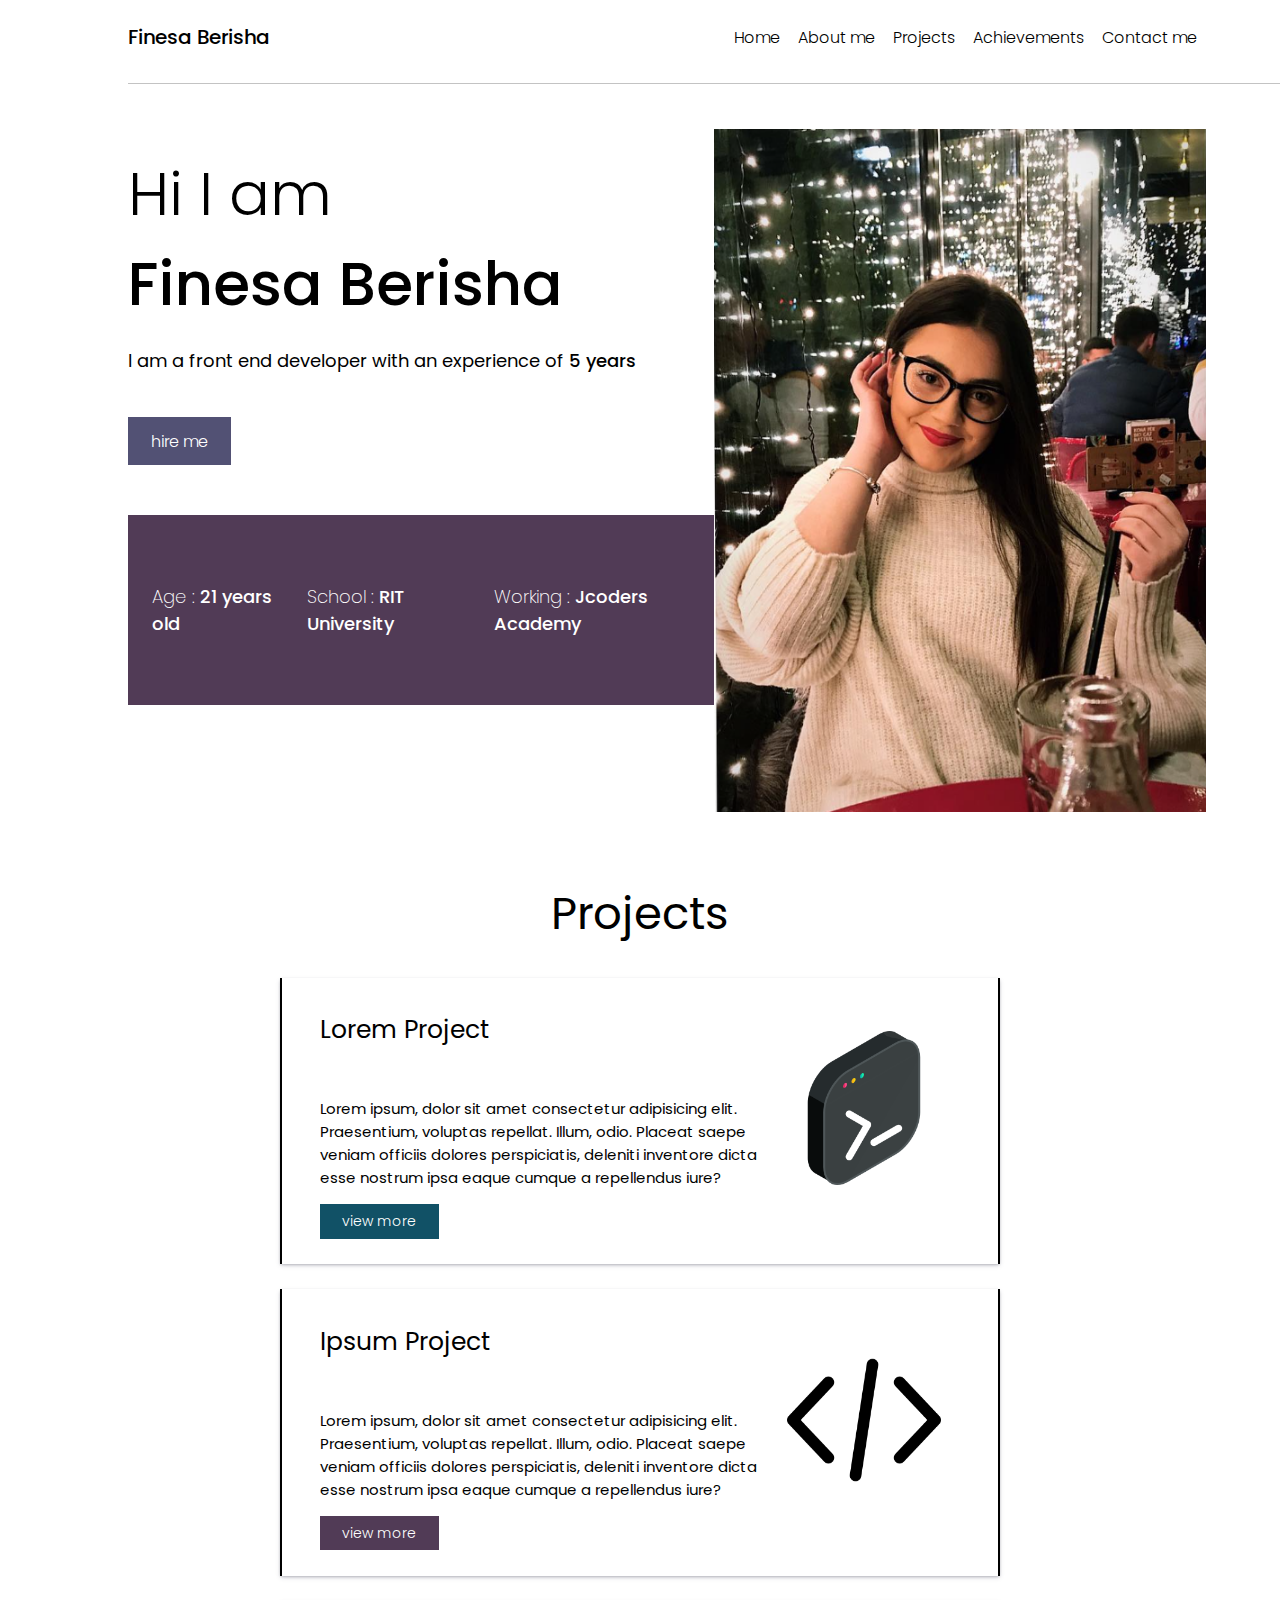
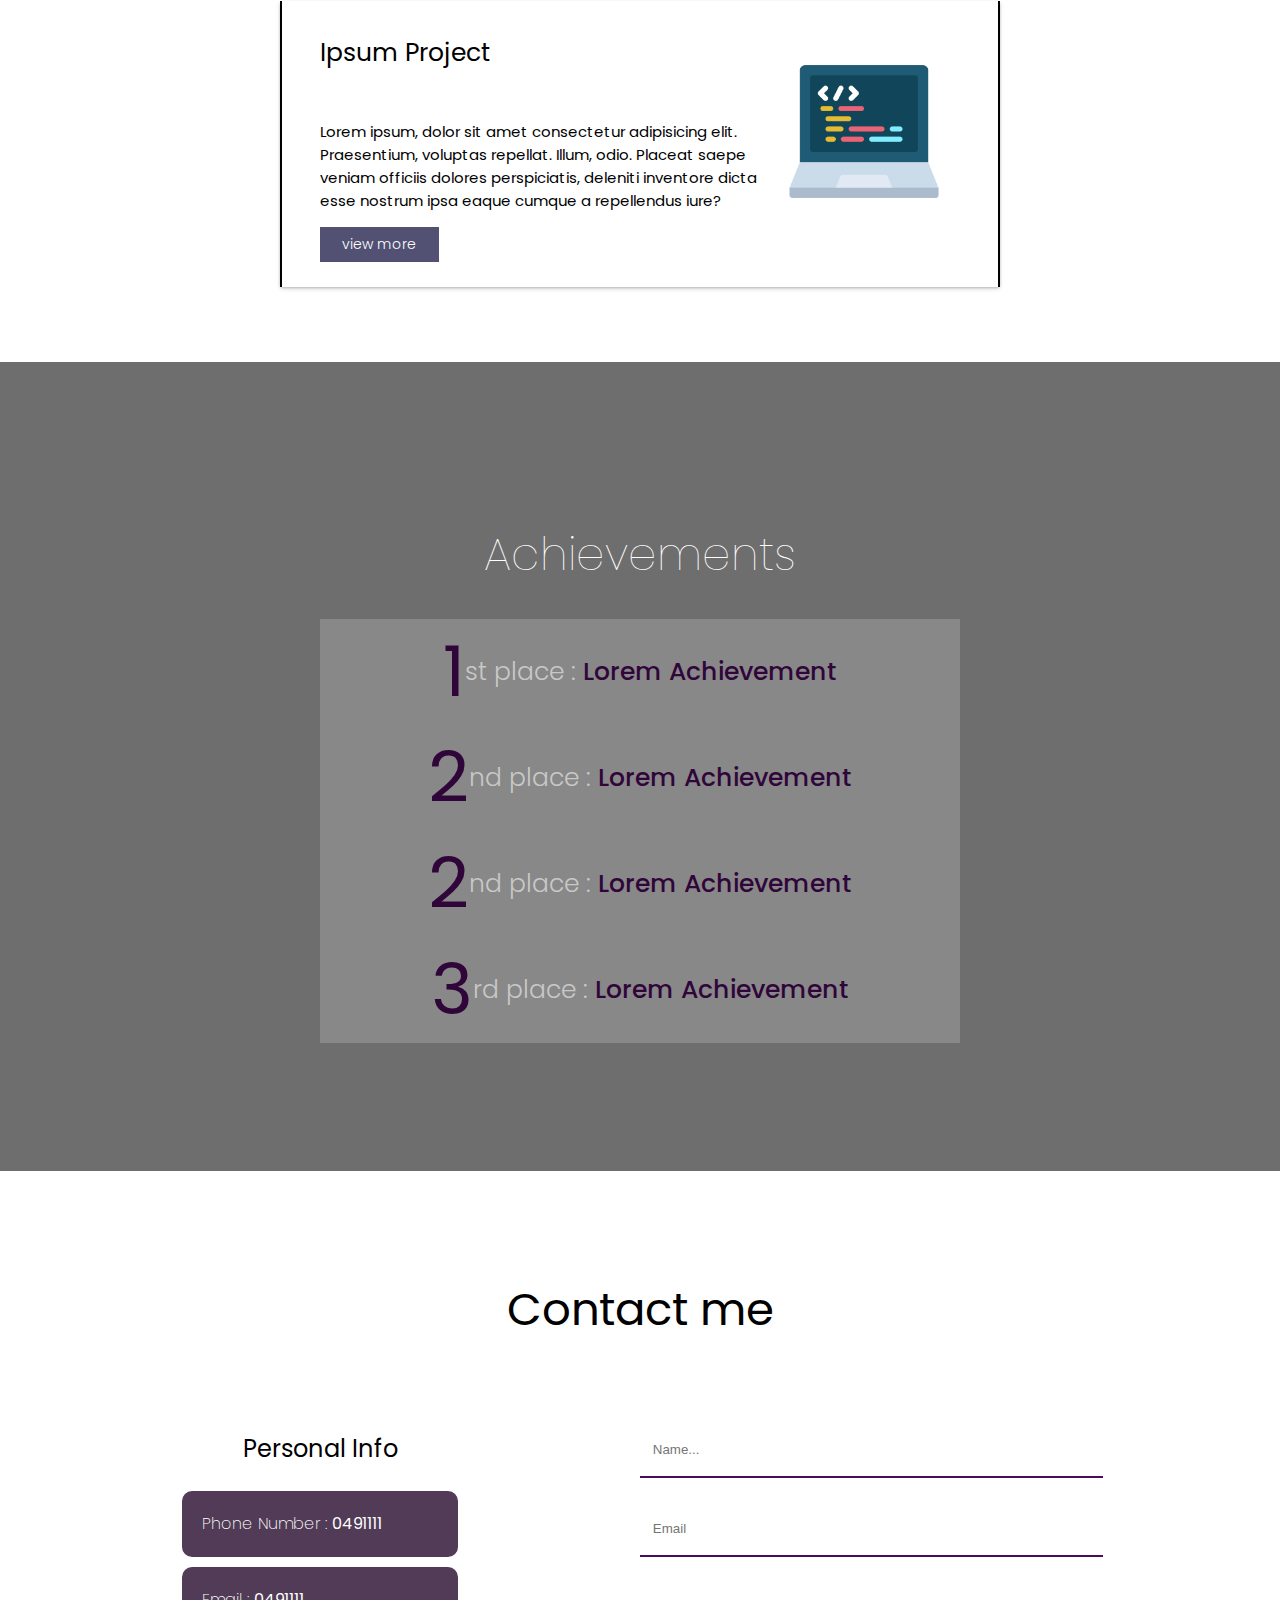
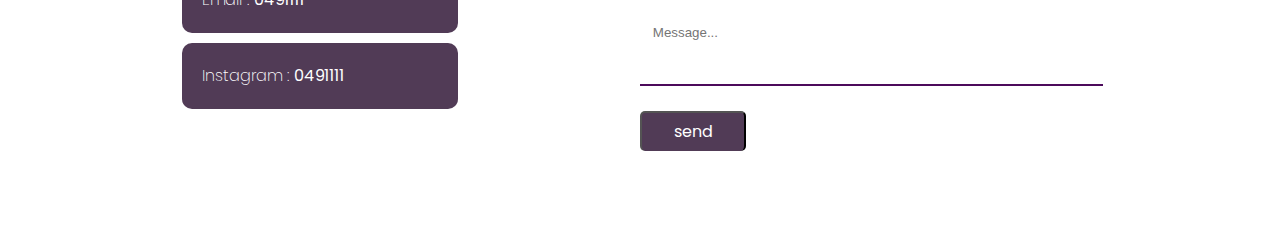
<file: index.html>
<!DOCTYPE html>
<html lang="en">
<head>
    <meta charset="UTF-8">
    <meta http-equiv="X-UA-Compatible" content="IE=edge">
    <meta name="viewport" content="width=device-width, initial-scale=1.0">
    <link rel="stylesheet" href="style.css">
    <title>Finesa Berisha</title>
</head>
<body>
    <nav>
        <h3 class="brand-title" >Finesa Berisha</h3>

        <ul id="nav-list">
            <li class="nav-list-items"><a href="index.html" class="nav-list-links">Home</a></li>
            <li class="nav-list-items"><a href="about_me.html" class="nav-list-links">About me</a></li>
            <li class="nav-list-items"><a href="projects.html" class="nav-list-links">Projects</a></li>
            <li class="nav-list-items"><a href="achievements.html" class="nav-list-links">Achievements</a></li>
            <li class="nav-list-items"><a href="contact_me.html" class="nav-list-links">Contact me</a></li>
        </ul>
    </nav>
  

    <br/><br/><br/>
    <hr id="header-fr">

    <div class="flex">
        <div class="child-divs">
            <div id="about-me-container" class="colummn-flex">
                <h1 class="about-me-heading name">Hi I am <br class="name"/> <b>Finesa Berisha</b></h1>
                <p class="about-me-p">
                    I am a front end developer with an experience of <b>5 years</b>
                </p>
                <br/>
                <a class="about-me-link">hire me</a>
            </div>
            <br/><br/>
            <div id="personal-info-container">
                <h3 class="personal-infos">Age : <b>21 years old</b></h3>
                <h3 class="personal-infos">School : <b>RIT University</b> </h3>
                <h3 class="personal-infos">Working : <b>Jcoders Academy</b></h3>
            </div>
        </div>
        <div class="child-divs center flex">
            <img class="about-me-image" src="finesa.png"/>
        </div>
    </div>


    <div class="colummn-flex center">
        <h1>Projects</h1>

        <div class="projects-containers">
            <div class="projects-content-containers">
                <h4 class="projects-headings">Lorem Project</h4>
                <p class="project-content">
                    Lorem ipsum, dolor sit amet consectetur adipisicing elit. Praesentium, voluptas repellat. Illum, odio. Placeat saepe veniam 
                    officiis dolores perspiciatis, deleniti inventore dicta esse nostrum ipsa eaque cumque a repellendus iure?
                </p>

                <a class="projects-links">view more</a>
            </div>
            <div class="projects-image-container">
                <img class="projects-images" src="coding.png" />
            </div>
        </div>

        <br/>

        <div class="projects-containers">
            <div class="projects-content-containers">
                <h4 class="projects-headings">Ipsum Project</h4>
                <p class="project-content">
                    Lorem ipsum, dolor sit amet consectetur adipisicing elit. Praesentium, voluptas repellat. Illum, odio. Placeat saepe veniam 
                    officiis dolores perspiciatis, deleniti inventore dicta esse nostrum ipsa eaque cumque a repellendus iure?
                </p>

                <a id="second-project-link" class="projects-links">view more</a>
            </div>
            <div class="projects-image-container">
                <img class="projects-images" src="coding (1).png" />
            </div>
        </div>

        <br/>

        <div class="projects-containers">
            <div class="projects-content-containers">
                <h4 class="projects-headings">Ipsum Project</h4>
                <p class="project-content">
                    Lorem ipsum, dolor sit amet consectetur adipisicing elit. Praesentium, voluptas repellat. Illum, odio. Placeat saepe veniam 
                    officiis dolores perspiciatis, deleniti inventore dicta esse nostrum ipsa eaque cumque a repellendus iure?
                </p>

                <a id="third-project-link" class="projects-links">view more</a>
            </div>
            <div class="projects-image-container">
                <img class="projects-images" src="programming.png" />
            </div>
        </div>

    </div>

    <br/> <br/> <br/>

    <div class="achievements-container">
        <div class="achievements-shadow">
            <h1 class="white">Achievements</h1>
            <div class="flex achievements-content-container">
                <b class="bold-place">1</b>
                <h4 class="achievemnts-content">st place : <b class="achievement">Lorem Achievement</b></h4>
            </div>
            <div class="flex achievements-content-container">
                <b class="bold-place">2</b>
                <h4 class="achievemnts-content">nd place : <b class="achievement">Lorem Achievement</b></h4>
            </div>

            <div class="flex achievements-content-container">
                <b class="bold-place">2</b>
                <h4 class="achievemnts-content">nd place : <b class="achievement">Lorem Achievement</b></h4>
            </div>

            <div class="flex achievements-content-container">
                <b class="bold-place">3</b>
                <h4 class="achievemnts-content">rd place : <b class="achievement">Lorem Achievement</b></h4>
            </div>
        </div>
    </div>

    <br/><br/><br/>

    <div class="colummn-flex center">
        <h1>Contact me</h1>
        <div class="flex hundred">
            <div class="child-divs colummn-flex center hundred">
                <h2>Personal Info</h2>
                <div class="colummn-flex hundred center personal-info-contact-container">
                    <h4 class="personal-infos-contact">Phone Number : <b class="personal-info-contact-bold">0491111</b></h4>
                    <h4 class="personal-infos-contact">Email : <b class="personal-info-contact-bold">0491111</b></h4>
                    <h4 class="personal-infos-contact">Instagram : <b class="personal-info-contact-bold">0491111</b></h4>
                </div>
            </div>
            <div class="child-divs colummn-flex">
                <br/><br/>
                <input placeholder="Name..." class="contact-inputs"/>
                <br/>
                <input placeholder="Email" class="contact-inputs"/>
                <br/>
                <input id="message" placeholder="Message..." class="contact-inputs"/>
                <br/>
                <input id="send" value="send" type="button">

            </div>

        </div>

    </div>
    <br/><br/>  <br/><br/>
</body>
</html>
</file>
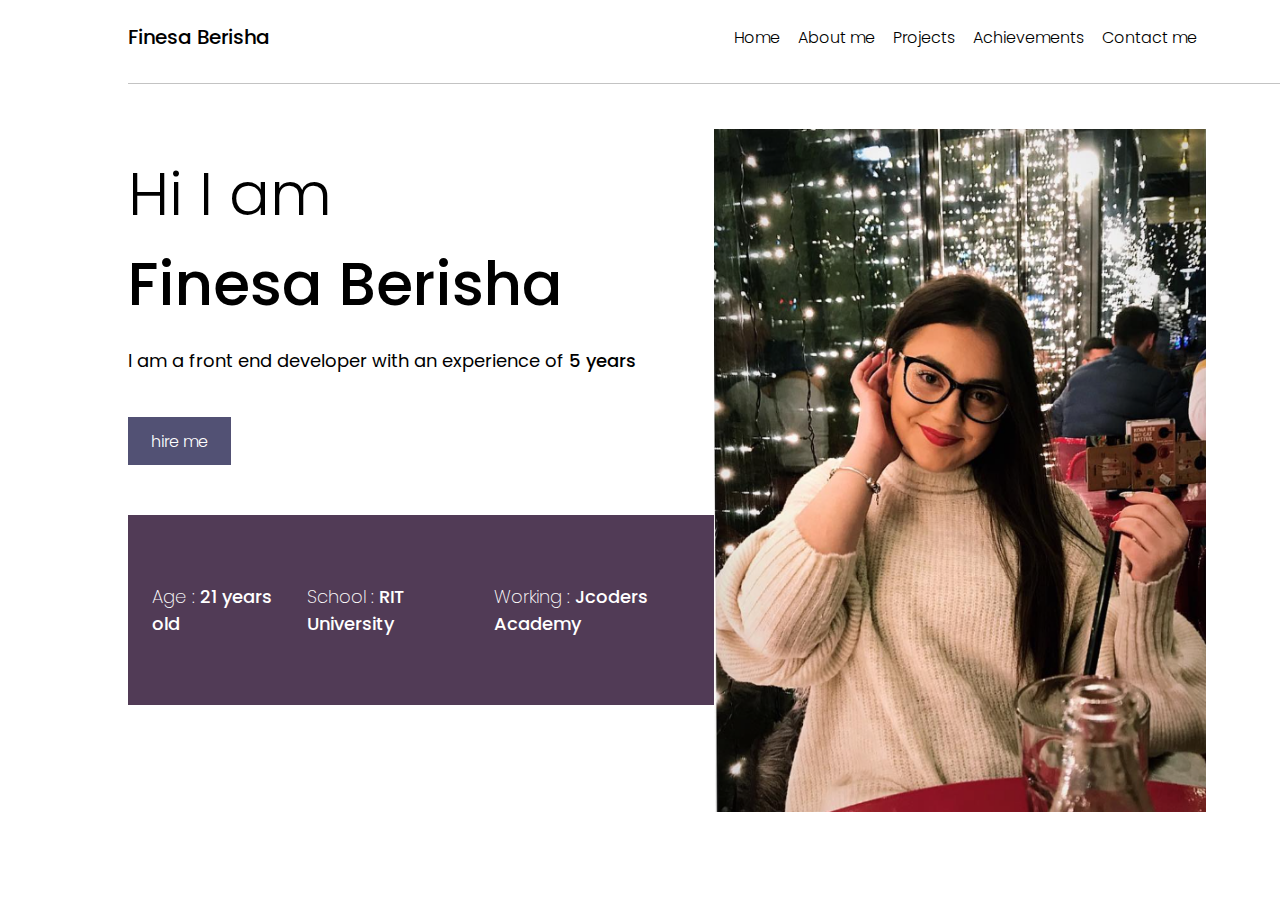
<file: about_me.html>
<!DOCTYPE html>
<html lang="en">
<head>
    <meta charset="UTF-8">
    <meta http-equiv="X-UA-Compatible" content="IE=edge">
    <meta name="viewport" content="width=device-width, initial-scale=1.0">
    <link rel="stylesheet" href="style.css">
    <title>Finesa Berisha - About Me</title>
</head>
<body>
    <nav>
        <h3 class="brand-title" >Finesa Berisha</h3>

        <ul id="nav-list">
            <li class="nav-list-items"><a href="index.html" class="nav-list-links">Home</a></li>
            <li class="nav-list-items"><a href="about_me.html" class="nav-list-links">About me</a></li>
            <li class="nav-list-items"><a href="projects.html" class="nav-list-links">Projects</a></li>
            <li class="nav-list-items"><a href="achievements.html" class="nav-list-links">Achievements</a></li>
            <li class="nav-list-items"><a href="contact_me.html" class="nav-list-links">Contact me</a></li>
        </ul>
    </nav>

    <br/><br/><br/>
    <hr id="header-fr">

    <div class="flex">
        <div class="child-divs">
            <div id="about-me-container" class="colummn-flex">
                <h1 class="about-me-heading name">Hi I am <br class="name"/> <b>Finesa Berisha</b></h1>
                <p class="about-me-p">
                    I am a front end developer with an experience of <b>5 years</b>
                </p>
                <br/>
                <a class="about-me-link">hire me</a>
            </div>
            <br/><br/>
            <div id="personal-info-container">
                <h3 class="personal-infos">Age : <b>21 years old</b></h3>
                <h3 class="personal-infos">School : <b>RIT University</b> </h3>
                <h3 class="personal-infos">Working : <b>Jcoders Academy</b></h3>
            </div>
        </div>
        <div class="child-divs center flex">
            <img class="about-me-image" src="finesa.png"/>
        </div>
    </div>


</body>
</html>
</file>
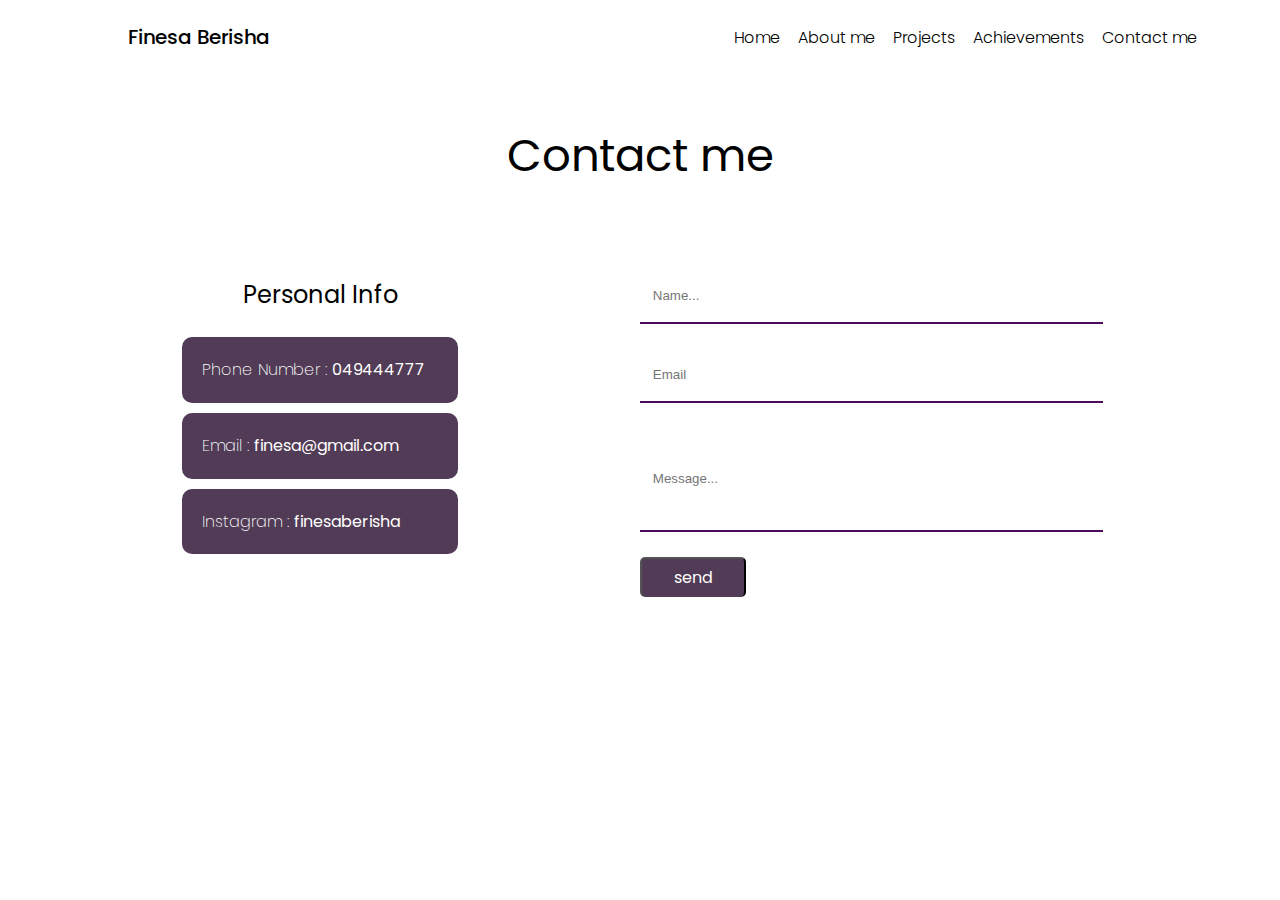
<file: contact_me.html>
<!DOCTYPE html>
<html lang="en">
<head>
    <meta charset="UTF-8">
    <meta http-equiv="X-UA-Compatible" content="IE=edge">
    <meta name="viewport" content="width=device-width, initial-scale=1.0">
    <link rel="stylesheet" href="style.css">
    <title>Finesa Berisha - Contact Me</title>
</head>
<body>
    <nav>
        <h3 class="brand-title" >Finesa Berisha</h3>

        <ul id="nav-list">
            <li class="nav-list-items"><a href="index.html" class="nav-list-links">Home</a></li>
            <li class="nav-list-items"><a href="about_me.html" class="nav-list-links">About me</a></li>
            <li class="nav-list-items"><a href="projects.html" class="nav-list-links">Projects</a></li>
            <li class="nav-list-items"><a href="achievements.html" class="nav-list-links">Achievements</a></li>
            <li class="nav-list-items"><a href="contact_me.html" class="nav-list-links">Contact me</a></li>
        </ul>
    </nav>
    <hr id="header-fr">
    <br/><br/><br/>

    <div class="colummn-flex center">
        <h1>Contact me</h1>
        <div class="flex hundred">
            <div class="child-divs colummn-flex center hundred">
                <h2>Personal Info</h2>
                <div class="colummn-flex hundred center personal-info-contact-container">
                    <h4 class="personal-infos-contact">Phone Number : <b class="personal-info-contact-bold">049444777</b></h4>
                    <h4 class="personal-infos-contact">Email : <b class="personal-info-contact-bold">finesa@gmail.com</b></h4>
                    <h4 class="personal-infos-contact">Instagram : <b class="personal-info-contact-bold">finesaberisha</b></h4>
                </div>
            </div>
            <div class="child-divs colummn-flex">
                <br/><br/>
                <input placeholder="Name..." class="contact-inputs"/>
                <br/>
                <input placeholder="Email" class="contact-inputs"/>
                <br/>
                <input id="message" placeholder="Message..." class="contact-inputs"/>
                <br/>
                <input id="send" value="send" type="button">

            </div>

        </div>

    </div>
</body>
</html>
</file>
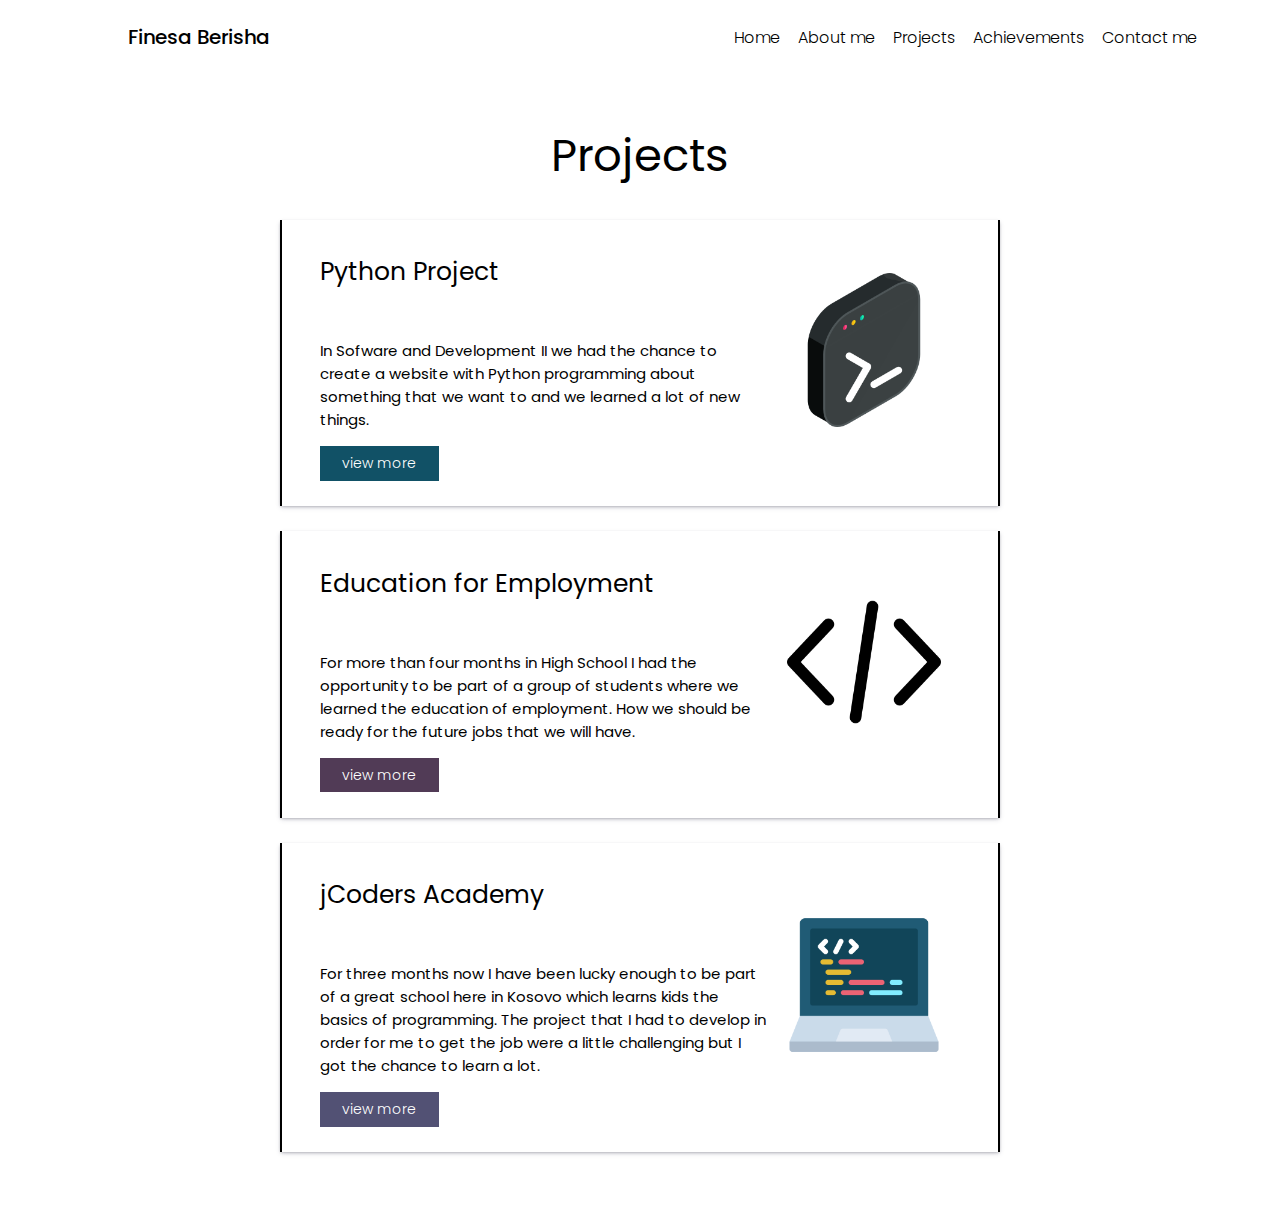
<file: projects.html>
<!DOCTYPE html>
<html lang="en">
<head>
    <meta charset="UTF-8">
    <meta http-equiv="X-UA-Compatible" content="IE=edge">
    <meta name="viewport" content="width=device-width, initial-scale=1.0">
    <link rel="stylesheet" href="style.css">
    <title>Finesa Berisha - Projects</title>
</head>
<body>
   <nav>
        <h3 class="brand-title" >Finesa Berisha</h3>

        <ul id="nav-list">
            <li class="nav-list-items"><a href="index.html" class="nav-list-links">Home</a></li>
            <li class="nav-list-items"><a href="about_me.html" class="nav-list-links">About me</a></li>
            <li class="nav-list-items"><a href="projects.html" class="nav-list-links">Projects</a></li>
            <li class="nav-list-items"><a href="achievements.html" class="nav-list-links">Achievements</a></li>
            <li class="nav-list-items"><a href="contact_me.html" class="nav-list-links">Contact me</a></li>
        </ul>
    </nav>
    <hr id="header-fr">

    <br/><br/><br/>
    <div class="colummn-flex center">
        <h1>Projects</h1>

        <div class="projects-containers">
            <div class="projects-content-containers">
                <h4 class="projects-headings">Python Project</h4>
                <p class="project-content">
                    In Sofware and Development II we had the chance to create a website with Python programming about something that we want to 
                    and we learned a lot of new things.
                </p>

                <a class="projects-links">view more</a>
            </div>
            <div class="projects-image-container">
                <img class="projects-images" src="coding.png" />
            </div>
        </div>

        <br/>

        <div class="projects-containers">
            <div class="projects-content-containers">
                <h4 class="projects-headings">Education for Employment</h4>
                <p class="project-content">
                    For more than four months in High School I had the opportunity to be part of a group of students where we 
                    learned the education of employment. How we should be ready for the future jobs that we will have.
                </p>

                <a id="second-project-link" class="projects-links">view more</a>
            </div>
            <div class="projects-image-container">
                <img class="projects-images" src="coding (1).png" />
            </div>
        </div>

        <br/>

        <div class="projects-containers">
            <div class="projects-content-containers">
                <h4 class="projects-headings">jCoders Academy</h4>
                <p class="project-content">
                    For three months now I have been lucky enough to be part of a great school here in Kosovo which learns kids the basics of 
                    programming. The project that I had to develop in order for me to get the job were a little challenging but I got the chance to learn a lot.
                </p>

                <a id="third-project-link" class="projects-links">view more</a>
            </div>
            <div class="projects-image-container">
                <img class="projects-images" src="programming.png" />
            </div>
        </div>

    </div>

    <br/><br/><br/>
</body>
</html>
</file>
<file: style.css>
@import url('https://fonts.googleapis.com/css2?family=Poppins:ital,wght@0,100;0,200;0,300;0,400;0,500;0,600;0,700;0,800;0,900;1,100;1,200;1,300;1,400;1,500;1,600;1,700;1,800;1,900&display=swap');


/* globals */

body,html{
    width: 100%;
    margin: 0px;
    padding: 0px;
    overflow-x: hidden;
    font-family: 'Poppins';
}
nav{
    width: 100%;
    display: flex;
    position: fixed;
    align-items: center;
    background-color: white;
}
.brand-title{
    font-size: 20px;
    font-weight: 500;
    padding-left: 10%;
}
#nav-list{
    list-style-type: none;
    display: flex;
    width: 70%;
    justify-content: flex-end;
}
.nav-list-links{
    /* color: white; */
    font-weight: 300;
    text-decoration: none;
    color: black;
}
.nav-list-items{
    width: fit-content;
    padding: 1%;
}


/* header */
#header-fr{
    width: 90%;
    height: 0.5px;
    border: 0px solid transparent;
    background-color: rgb(195, 195, 195);
    margin-left: 10%;
}


/* globals */
.hundred{
    width: 100%;
}
.flex{
    display: flex;
}
h2{
    font-weight: 400;
}
.child-divs{
    width: 50%;
}
.colummn-flex{
    flex-direction: column;
    display: flex;
}
.center{
    justify-content: center;
    align-items: center;
}
h1{
    font-weight: 400;
    font-size: 45px;
}
.white{
    color: white;
    font-weight: 100;
}


/* about me */
#about-me-container{
    width: 90%;
    margin-left: 20%;
    
}
.about-me-heading{
    padding-top: 10%;
    font-size: 60px;
    font-weight: 300;
}
b{
    font-weight: 500;
}
.about-me-p{
    font-size: 18px;
}
.about-me-link{
    background-color: #525174;
    padding: 2%;
    padding-left: 4%;
    padding-right: 4%;
    width: fit-content;
    font-weight: 300;
    color: white;
}
.about-me-image{
    /* width: 80%; */
    height: 90%;
}
    #personal-info-container{
        width: 90%;
        background-color: #513B56;
        margin-left: 20%;
        padding: 6%;
        padding-left: 2%;
        justify-content: center;
        align-items: center;
        padding-right: 2%;
        display: flex;
    }
    .personal-infos{
        color: white;
        padding: 2%;
        font-size: 18px;
        font-weight: 200;
    }
    .projects-containers{
        width: 50%;
        border-left: 2px solid black;
        border-right: 2px solid black;
        padding: 3%;
        padding-top: 0%;
        padding-bottom: 2%;
        box-shadow: rgba(50, 50, 93, 0.25) 0px 2px 5px -1px, rgba(0, 0, 0, 0.3) 0px 1px 3px -1px;
        display: flex;
    }
    .projects-content-containers{
        width: 70%;
        display: flex;
        flex-direction: column;
    }
    .projects-headings{
        font-size: 25px;
        font-weight: 400;
    }
    .project-content{
        font-size: 15px;
    }
    .projects-image-container{
        width: 30%;
        justify-content: center;
        align-items: center;
        display: flex;
    }
    .projects-images{
        width: 80%;
        /* filter: drop-shadow(-3px -3px 5px rgb(202, 202, 202)); */
    }
    .projects-links{
        padding: 1.5%;
        padding-left: 5%;
        padding-right: 5%;
        width: fit-content;
        background-color: #115166;
        color: white;
        font-size: 14px;
        font-weight: 300;
    }
    #second-project-link{
        background-color: #513B56;
    }
    #third-project-link{
        background-color: #525174;
    }





.achievements-container{
    width: 100%;
    background-image: url('aa.avif');
    background-attachment: fixed;
    background-size: cover;
    background-repeat: no-repeat;
}
.achievements-shadow{
    width: 100%;
    height: 100%;
    display: flex;
    justify-content: center;
    align-items: center;
    background-color: rgba(0, 0, 0, 0.567);
    padding-top: 10%;
    padding-bottom: 10%;
    flex-direction: column;
}
.bold-place{
    font-size: 70px;
    font-weight: 400;
    color: #30053a;
}
.achievemnts-content{
    font-size: 25px;
    color: rgb(200, 200, 200);
    font-weight: 300;
}
.achievements-content-container{
  justify-content:flex-start;
  align-items: center;
  display: flex;
  background-color: rgba(255, 255, 255, 0.185);
  width: 50%;
  justify-content: center;
}
.achievement{
    color: #30053a;
}
.personal-infos-contact{
    font-weight: 200;
    padding-top: 4%;
    padding-bottom: 4%;
    border-radius: 10px;
    width: 50%;
    color: white;
    background-color: #513B56;
    padding-left: 4%;
    margin: 5px;
}
.personal-info-contact-bold{
    font-weight: 400;
    
}
.personal-info-contact-container{
    width: 80%;
}
.contact-inputs{
    width: 70%;
    background-color: transparent;
    border: 0px solid transparent;
    height: 50px;
    /* border-radius: 5px; */
    border-top-left-radius: 5px;
    border-top-right-radius: 5px;
    padding-left: 2%;
    /* box-shadow: rgba(60, 64, 67, 0.3) 0px 1px 2px 0px, rgba(60, 64, 67, 0.15) 0px 1px 3px 1px; */
    /* box-shadow: rgba(0, 0, 0, 0.16) 0px 3px 6px, rgba(0, 0, 0, 0.23) 0px 3px 6px;
     */
     border-bottom: 2px solid #4c0a5b;
}
.name{
    height: fit-content;
    margin: 0px;
}
contact-inputs::placeholder{
    font-family: 'Poppins';
}
#message{
    height: 100px;
}
#send{
    background-color: #513B56;
    color: white;
    font-family: 'Poppins';
    padding-top: 1%;
    padding-bottom: 1%;
    padding-left: 5%;
    padding-right: 5%;
    width: fit-content;
    border-bottom: 0px solid transparent;
    border-radius: 5px;
    font-size: 16px;
}
</file>
